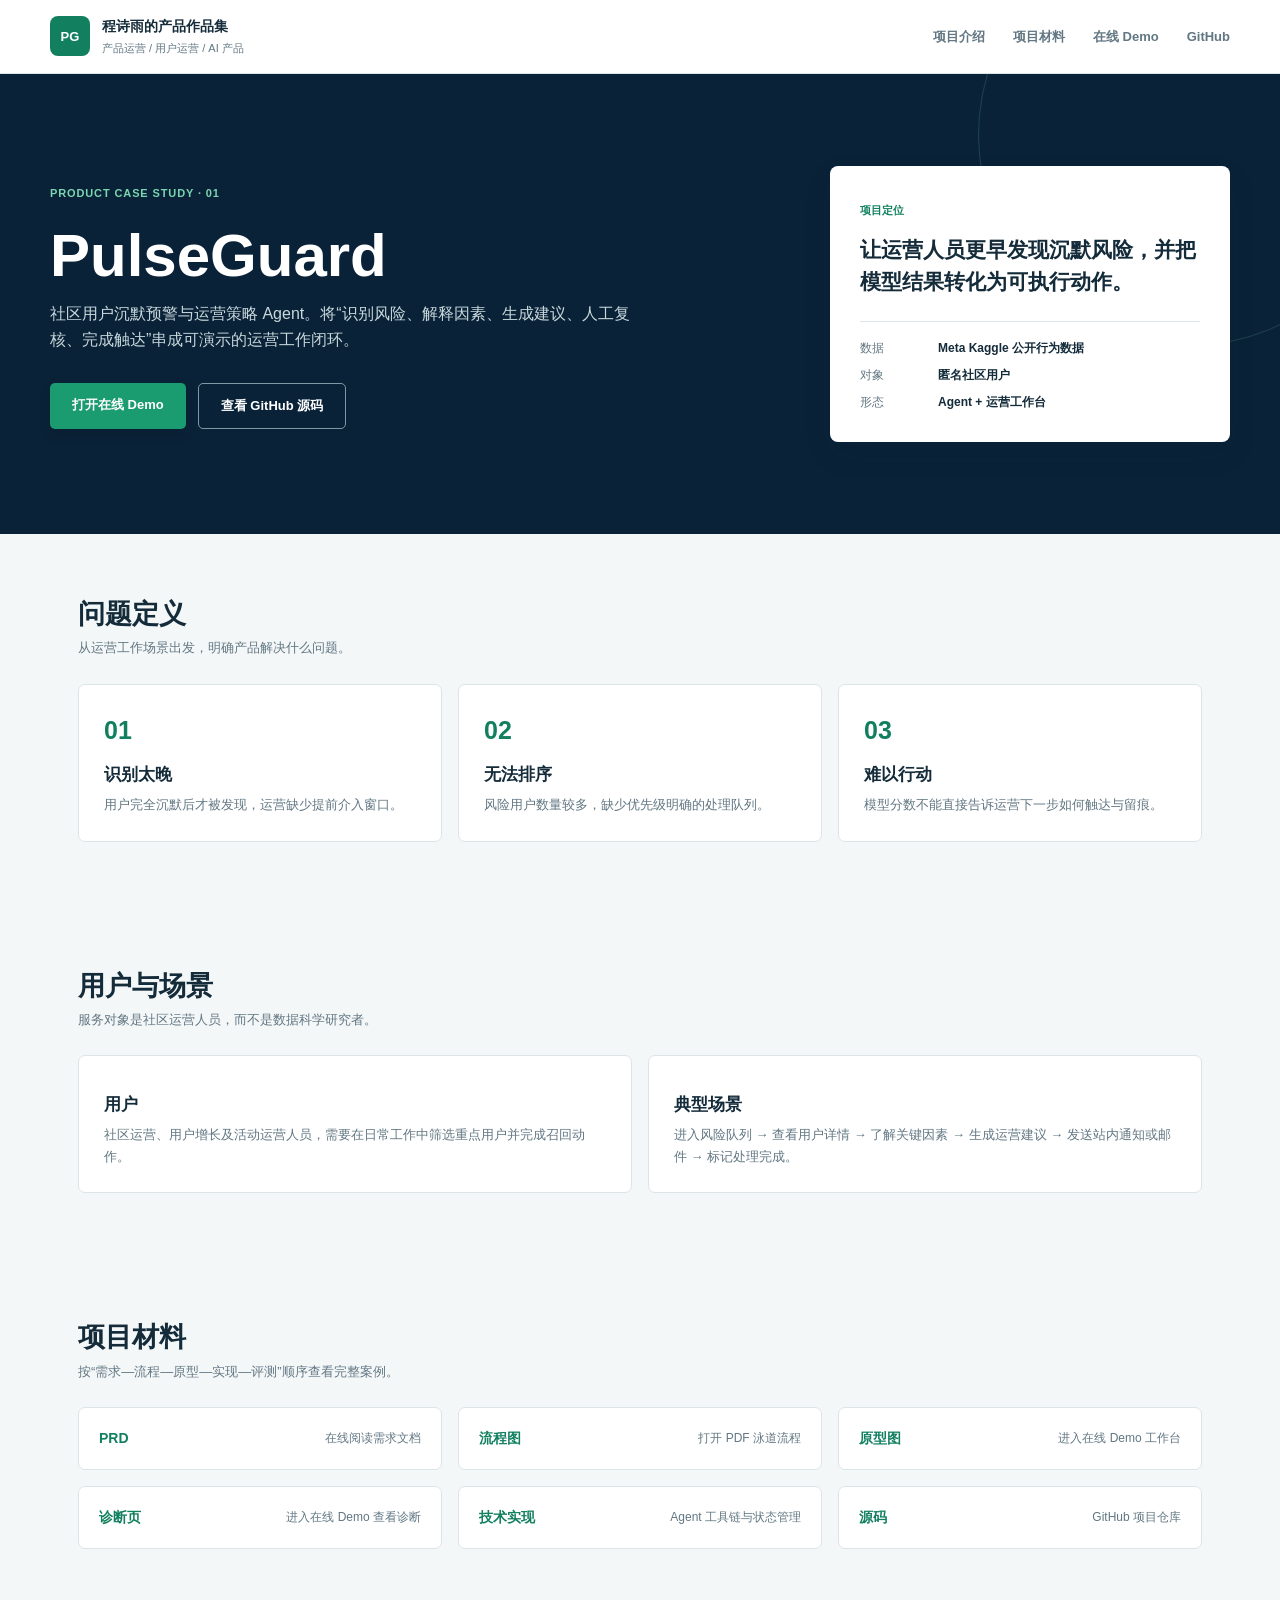
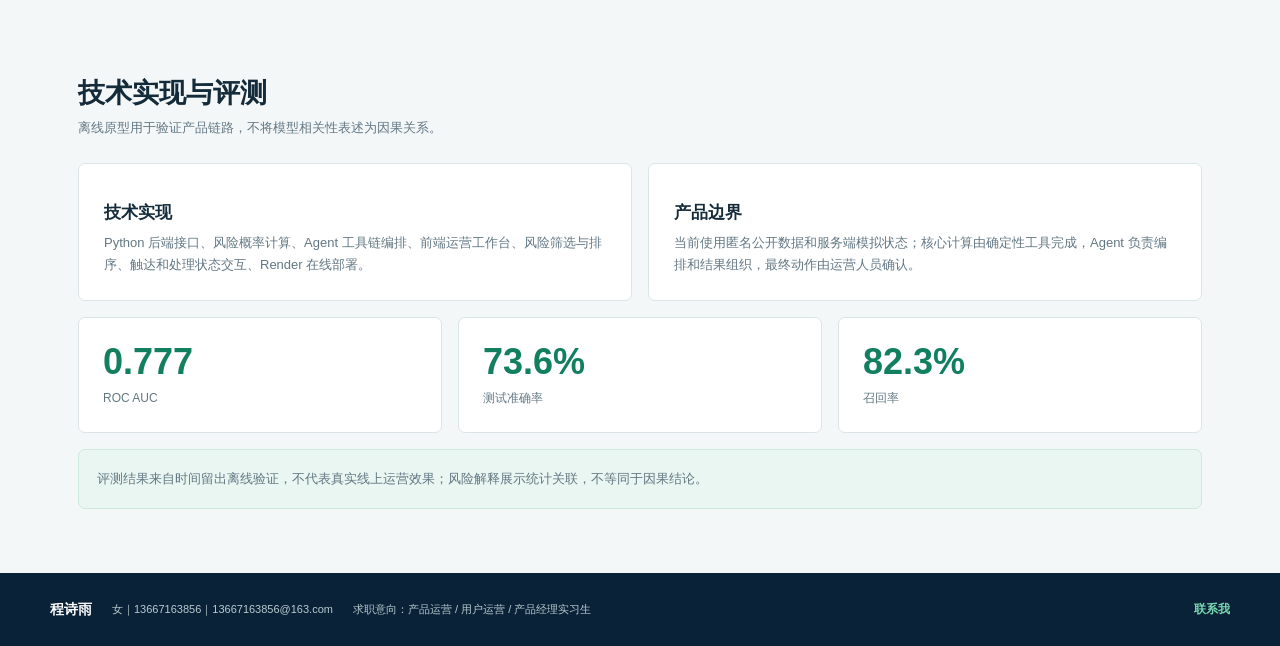
<file: web/portfolio.html>
<!doctype html>
<html lang="zh-CN">
<head>
  <meta charset="utf-8">
  <meta name="viewport" content="width=device-width, initial-scale=1">
  <title>程诗雨｜产品作品集</title>
  <link rel="stylesheet" href="portfolio.css?v=2">
</head>
<body>
  <script>const style = new URLSearchParams(location.search).get('style'); if (style === 'consulting' || style === 'data') document.body.classList.add('style-' + style);</script>
  <header class="topbar">
    <div class="brand"><div class="mark">PG</div><div><strong>程诗雨的产品作品集</strong><small>产品运营 / 用户运营 / AI 产品</small></div></div>
    <nav><a href="#project">项目介绍</a><a href="#materials">项目材料</a><a href="https://pulseguard-kaggle-agent-d04t.onrender.com" target="_blank" rel="noreferrer">在线 Demo</a><a href="https://github.com/chengshiyu-0608/pulseguard-kaggle-agent" target="_blank" rel="noreferrer">GitHub</a></nav>
  </header>
  <main>
    <section class="hero" id="project">
      <div class="hero-copy"><span class="eyebrow">PRODUCT CASE STUDY · 01</span><h1>PulseGuard</h1><p>社区用户沉默预警与运营策略 Agent。将“识别风险、解释因素、生成建议、人工复核、完成触达”串成可演示的运营工作闭环。</p><div class="actions"><a class="button" href="https://pulseguard-kaggle-agent-d04t.onrender.com" target="_blank" rel="noreferrer">打开在线 Demo</a><a class="button secondary" href="https://github.com/chengshiyu-0608/pulseguard-kaggle-agent" target="_blank" rel="noreferrer">查看 GitHub 源码</a></div></div>
      <div class="hero-card"><span>项目定位</span><strong>让运营人员更早发现沉默风险，并把模型结果转化为可执行动作。</strong><dl><dt>数据</dt><dd>Meta Kaggle 公开行为数据</dd><dt>对象</dt><dd>匿名社区用户</dd><dt>形态</dt><dd>Agent + 运营工作台</dd></dl></div>
    </section>
    <section class="wrap"><div class="section-head"><div><h2>问题定义</h2><p>从运营工作场景出发，明确产品解决什么问题。</p></div></div><div class="grid"><article class="panel"><strong>01</strong><h3>识别太晚</h3><p>用户完全沉默后才被发现，运营缺少提前介入窗口。</p></article><article class="panel"><strong>02</strong><h3>无法排序</h3><p>风险用户数量较多，缺少优先级明确的处理队列。</p></article><article class="panel"><strong>03</strong><h3>难以行动</h3><p>模型分数不能直接告诉运营下一步如何触达与留痕。</p></article></div></section>
    <section class="wrap"><div class="section-head"><div><h2>用户与场景</h2><p>服务对象是社区运营人员，而不是数据科学研究者。</p></div></div><div class="split"><article class="panel"><h3>用户</h3><p>社区运营、用户增长及活动运营人员，需要在日常工作中筛选重点用户并完成召回动作。</p></article><article class="panel"><h3>典型场景</h3><p>进入风险队列 → 查看用户详情 → 了解关键因素 → 生成运营建议 → 发送站内通知或邮件 → 标记处理完成。</p></article></div></section>
    <section class="wrap" id="materials"><div class="section-head"><div><h2>项目材料</h2><p>按“需求—流程—原型—实现—评测”顺序查看完整案例。</p></div></div><div class="material-grid"><a class="material" href="https://ncntzuhy7tbo.feishu.cn/wiki/Bje9wsfl4ivM14kRvGucbmCUnVe" target="_blank" rel="noreferrer"><b>PRD</b><span>在线阅读需求文档</span></a><a class="material" href="flowchart.pdf" target="_blank"><b>流程图</b><span>打开 PDF 泳道流程</span></a><a class="material" href="https://pulseguard-kaggle-agent-d04t.onrender.com" target="_blank" rel="noreferrer"><b>原型图</b><span>进入在线 Demo 工作台</span></a><a class="material" href="https://pulseguard-kaggle-agent-d04t.onrender.com" target="_blank" rel="noreferrer"><b>诊断页</b><span>进入在线 Demo 查看诊断</span></a><a class="material" href="#implementation"><b>技术实现</b><span>Agent 工具链与状态管理</span></a><a class="material" href="https://github.com/chengshiyu-0608/pulseguard-kaggle-agent" target="_blank" rel="noreferrer"><b>源码</b><span>GitHub 项目仓库</span></a></div></section>
    <section class="wrap" id="implementation"><div class="section-head"><div><h2>技术实现与评测</h2><p>离线原型用于验证产品链路，不将模型相关性表述为因果关系。</p></div></div><div class="split"><article class="panel"><h3>技术实现</h3><p>Python 后端接口、风险概率计算、Agent 工具链编排、前端运营工作台、风险筛选与排序、触达和处理状态交互、Render 在线部署。</p></article><article class="panel"><h3>产品边界</h3><p>当前使用匿名公开数据和服务端模拟状态；核心计算由确定性工具完成，Agent 负责编排和结果组织，最终动作由运营人员确认。</p></article></div><div class="metrics"><div class="metric"><strong>0.777</strong><span>ROC AUC</span></div><div class="metric"><strong>73.6%</strong><span>测试准确率</span></div><div class="metric"><strong>82.3%</strong><span>召回率</span></div></div><div class="note">评测结果来自时间留出离线验证，不代表真实线上运营效果；风险解释展示统计关联，不等同于因果结论。</div></section>
  </main>
  <footer class="footer"><div><strong>程诗雨</strong><span>女｜13667163856｜13667163856@163.com</span><span>求职意向：产品运营 / 用户运营 / 产品经理实习生</span></div><a href="mailto:13667163856@163.com">联系我</a></footer>
</body>
</html>
</file>
<file: web/portfolio.css>
:root{--navy:#0a2238;--navy-2:#123b5a;--green:#12805f;--blue:#216bb5;--ink:#142b3a;--muted:#627783;--line:#dbe5e8;--soft:#f4f7f8;--mint:#eaf6f1;--white:#fff;--shadow:0 12px 30px rgba(10,34,56,.08)}
*{box-sizing:border-box}
html{scroll-behavior:smooth}
body{margin:0;background:var(--soft);color:var(--ink);font-family:"Microsoft YaHei",Arial,sans-serif;line-height:1.65}
.topbar{height:74px;background:rgba(255,255,255,.96);border-bottom:1px solid var(--line);display:flex;align-items:center;justify-content:space-between;padding:0 max(28px,calc((100vw - 1180px)/2));position:sticky;top:0;z-index:5}
.brand{display:flex;align-items:center;gap:12px}.mark{width:40px;height:40px;border-radius:8px;background:var(--green);color:#fff;display:grid;place-items:center;font-size:13px;font-weight:800}.brand strong,.brand small{display:block}.brand strong{font-size:14px}.brand small{color:var(--muted);font-size:11px;margin-top:1px}
nav{display:flex;gap:28px}nav a{color:var(--muted);text-decoration:none;font-size:13px;font-weight:600}nav a:hover{color:var(--green)}
.hero{background:var(--navy);color:#fff;min-height:460px;padding:82px max(28px,calc((100vw - 1180px)/2));display:grid;grid-template-columns:1.1fr .9fr;gap:70px;align-items:center;position:relative;overflow:hidden}.hero:after{content:"";position:absolute;width:420px;height:420px;border:1px solid rgba(117,215,176,.18);border-radius:50%;right:-120px;top:-150px}.hero-copy{position:relative;z-index:1}.eyebrow{color:#7ad6b1;font-size:11px;font-weight:800;letter-spacing:.08em}.hero h1{font-size:60px;line-height:1.05;margin:18px 0 14px}.hero p{color:#c8d8dc;max-width:610px;font-size:16px;margin:0}.actions{display:flex;gap:12px;margin-top:30px}.button{background:#1a9b70;color:#fff;padding:11px 22px;border-radius:5px;text-decoration:none;font-weight:700;font-size:13px;box-shadow:0 5px 12px rgba(0,0,0,.14)}.button.secondary{background:transparent;border:1px solid #7c9aa2;box-shadow:none}.hero-card{background:#fff;color:var(--ink);padding:30px;border-radius:8px;max-width:400px;justify-self:end;box-shadow:var(--shadow);position:relative;z-index:1}.hero-card span{font-size:11px;color:var(--green);font-weight:800}.hero-card strong{display:block;font-size:21px;line-height:1.5;margin:12px 0 24px}.hero-card dl{display:grid;grid-template-columns:60px 1fr;gap:7px 18px;border-top:1px solid var(--line);padding-top:17px;margin:0;font-size:12px}.hero-card dt{color:var(--muted)}.hero-card dd{margin:0;font-weight:600}
.wrap{max-width:1180px;margin:0 auto;padding:64px 28px}.section-head{display:flex;justify-content:space-between;align-items:end;margin-bottom:25px}.section-head h2{margin:0;font-size:27px;line-height:1.2}.section-head p{margin:7px 0 0;color:var(--muted);font-size:13px}.grid,.split,.material-grid,.metrics{display:grid;gap:16px}.grid{grid-template-columns:repeat(3,1fr)}.split{grid-template-columns:repeat(2,1fr)}
.panel,.material,.metric,.note{background:var(--white);border:1px solid var(--line);border-radius:7px}.panel{padding:25px}.panel strong{font-size:25px;color:var(--green);font-family:Arial,sans-serif}.panel h3{margin:10px 0 5px;font-size:17px}.panel p{margin:0;color:var(--muted);font-size:13px}.material-grid{grid-template-columns:repeat(3,1fr)}.material{padding:19px 20px;display:flex;align-items:center;justify-content:space-between;text-decoration:none;transition:transform .18s ease,box-shadow .18s ease,border-color .18s ease}.material:hover{transform:translateY(-2px);border-color:#a5cfc0;box-shadow:var(--shadow)}.material b{color:var(--green);font-size:14px}.material span{font-size:12px;color:var(--muted);text-align:right}.metrics{grid-template-columns:repeat(3,1fr);margin-top:16px}.metric{padding:24px}.metric strong,.metric span{display:block}.metric strong{font-size:36px;color:var(--green);line-height:1.1;font-family:Arial,sans-serif}.metric span{color:var(--muted);font-size:12px;margin-top:7px}.note{margin-top:16px;padding:18px;color:var(--muted);font-size:13px;background:var(--mint);border-color:#cde9dc}.footer{background:var(--navy);color:#fff;padding:25px max(28px,calc((100vw - 1180px)/2));display:flex;justify-content:space-between;align-items:center}.footer div{display:flex;gap:20px;align-items:center}.footer strong{font-size:14px}.footer span{color:#b9cbcf;font-size:11px}.footer a{color:#7ad6b1;text-decoration:none;font-size:12px;font-weight:700}
@media(max-width:800px){.topbar{height:auto;padding:14px 20px;align-items:flex-start}.topbar nav{display:none}.hero{grid-template-columns:1fr;gap:30px;padding:56px 24px}.hero h1{font-size:48px}.hero-card{justify-self:stretch}.wrap{padding:42px 20px}.grid,.split,.material-grid,.metrics{grid-template-columns:1fr}.section-head{display:block}.footer{display:block;padding:24px 20px}.footer div{display:grid;gap:5px}.footer a{display:inline-block;margin-top:15px}}

/* Alternative presentation skins. The content and links stay identical. */
.style-consulting{--navy:#173b68;--green:#2c6bb0;--blue:#2c6bb0;--ink:#1d2b3c;--muted:#667381;--line:#d7dee6;--soft:#fbfcfd;--mint:#eef4fb;--shadow:0 5px 16px rgba(23,59,104,.06)}
.style-consulting .hero{background:#fff;color:var(--ink);border-bottom:5px solid #2c6bb0;min-height:400px}.style-consulting .hero:after{border-color:rgba(44,107,176,.13)}.style-consulting .hero p{color:var(--muted)}.style-consulting .hero-card{border-left:4px solid var(--blue);box-shadow:none}.style-consulting .button{background:var(--blue)}.style-consulting .button.secondary{color:var(--blue);border-color:#9cb8d6}.style-consulting .panel,.style-consulting .material,.style-consulting .metric,.style-consulting .note{border-radius:3px;box-shadow:none}.style-consulting .section-head h2{font-family:Georgia,"Microsoft YaHei",serif}.style-consulting .material:hover{transform:none;box-shadow:0 4px 12px rgba(23,59,104,.08)}.style-consulting .metric strong,.style-consulting .panel strong{color:var(--blue)}.style-consulting .footer{background:#173b68}
.style-data{--navy:#101820;--navy-2:#1b2c3b;--green:#34c99a;--blue:#49a8db;--ink:#ecf5f4;--muted:#99b3b5;--line:#294049;--soft:#0b141b;--mint:#122b2c;--white:#111f28;--shadow:0 10px 26px rgba(0,0,0,.28);background:var(--soft);color:var(--ink)}.style-data .topbar{background:#101820;border-color:var(--line)}.style-data .brand strong,.style-data nav a{color:var(--ink)}.style-data .brand small,.style-data nav a{color:var(--muted)}.style-data .hero{background:#101820;min-height:460px}.style-data .hero:after{border-color:rgba(52,201,154,.25)}.style-data .hero-card,.style-data .panel,.style-data .material,.style-data .metric,.style-data .note{background:var(--white);border-color:var(--line);box-shadow:var(--shadow)}.style-data .hero-card{color:var(--ink)}.style-data .hero p,.style-data .panel p,.style-data .section-head p,.style-data .metric span,.style-data .material span,.style-data .footer span{color:var(--muted)}.style-data .button{background:var(--green);color:#071b1b}.style-data .button.secondary{color:var(--green);border-color:#3f7e76}.style-data .section-head h2{color:var(--ink)}.style-data .metric strong,.style-data .panel strong,.style-data .material b{color:var(--green)}.style-data .note{background:#122b2c;color:#b8d7d2}.style-data .footer{background:#071118;border-color:var(--line)}
</file>
